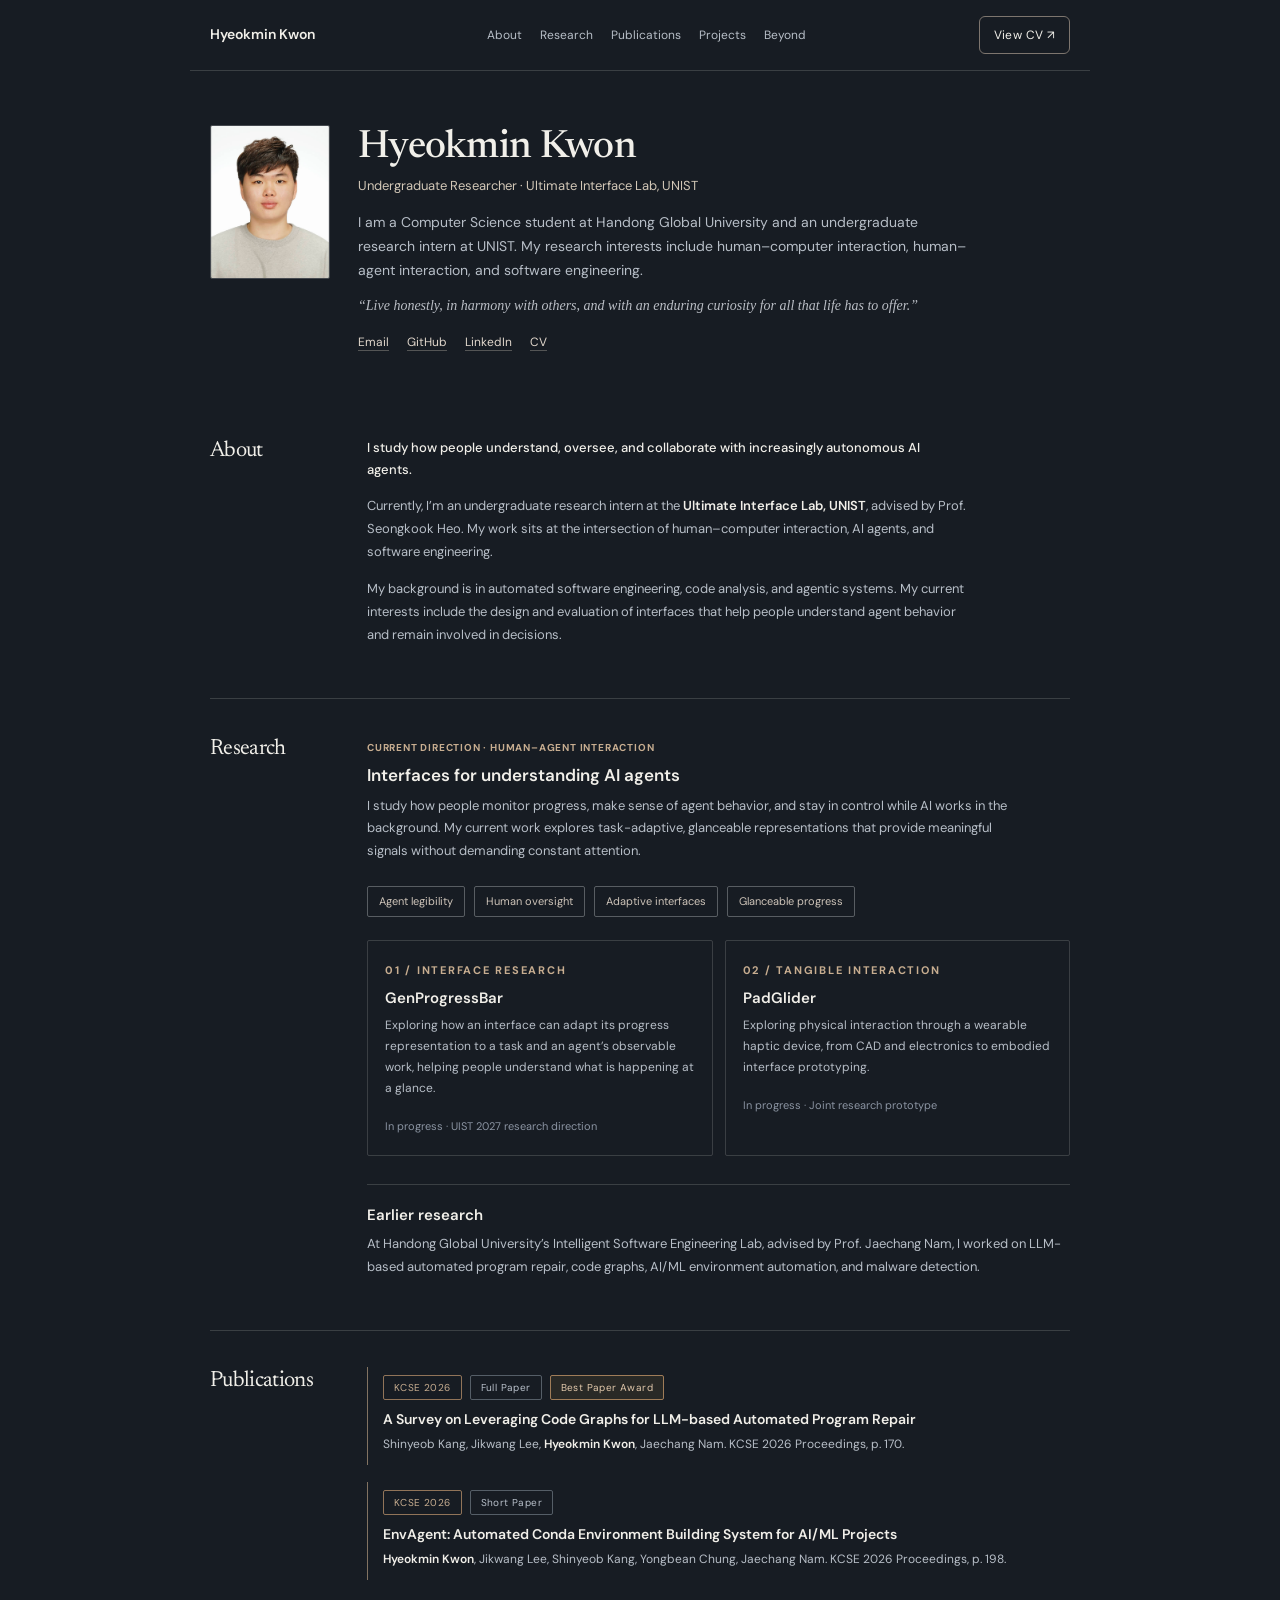
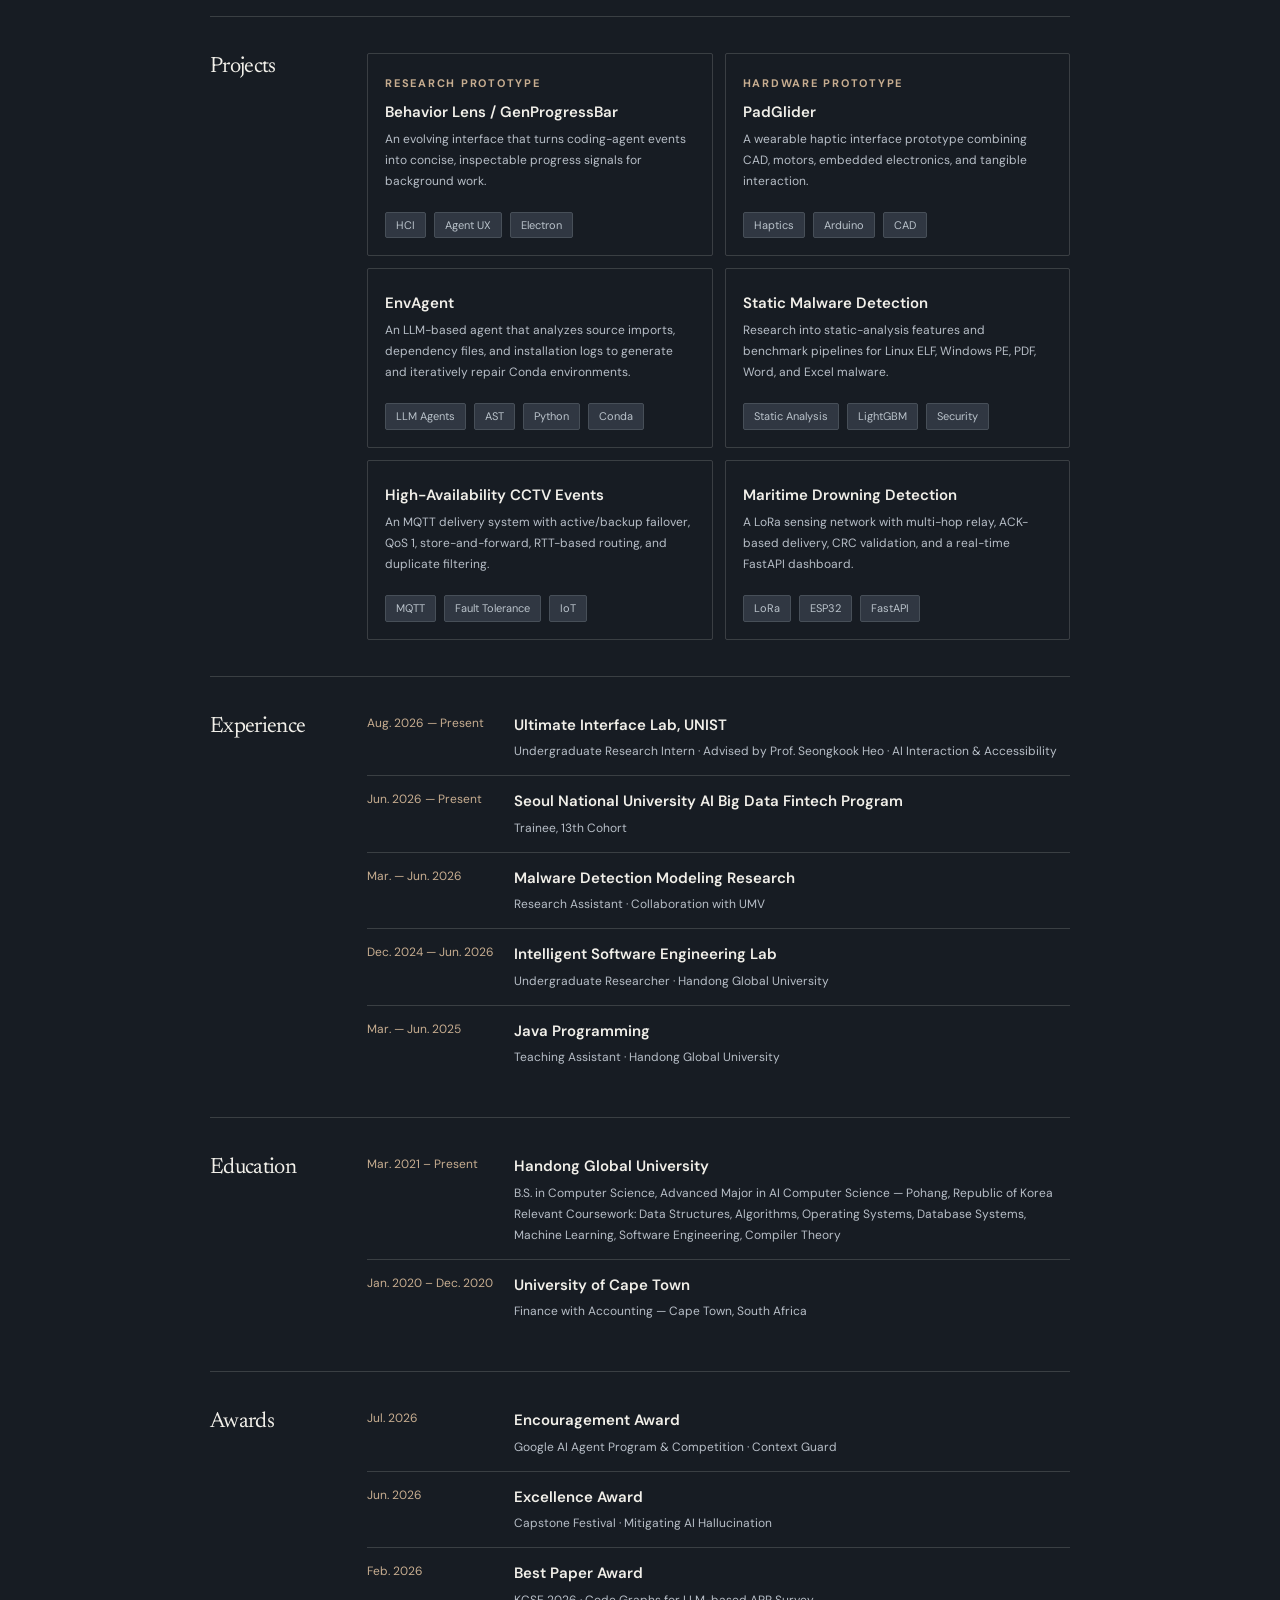
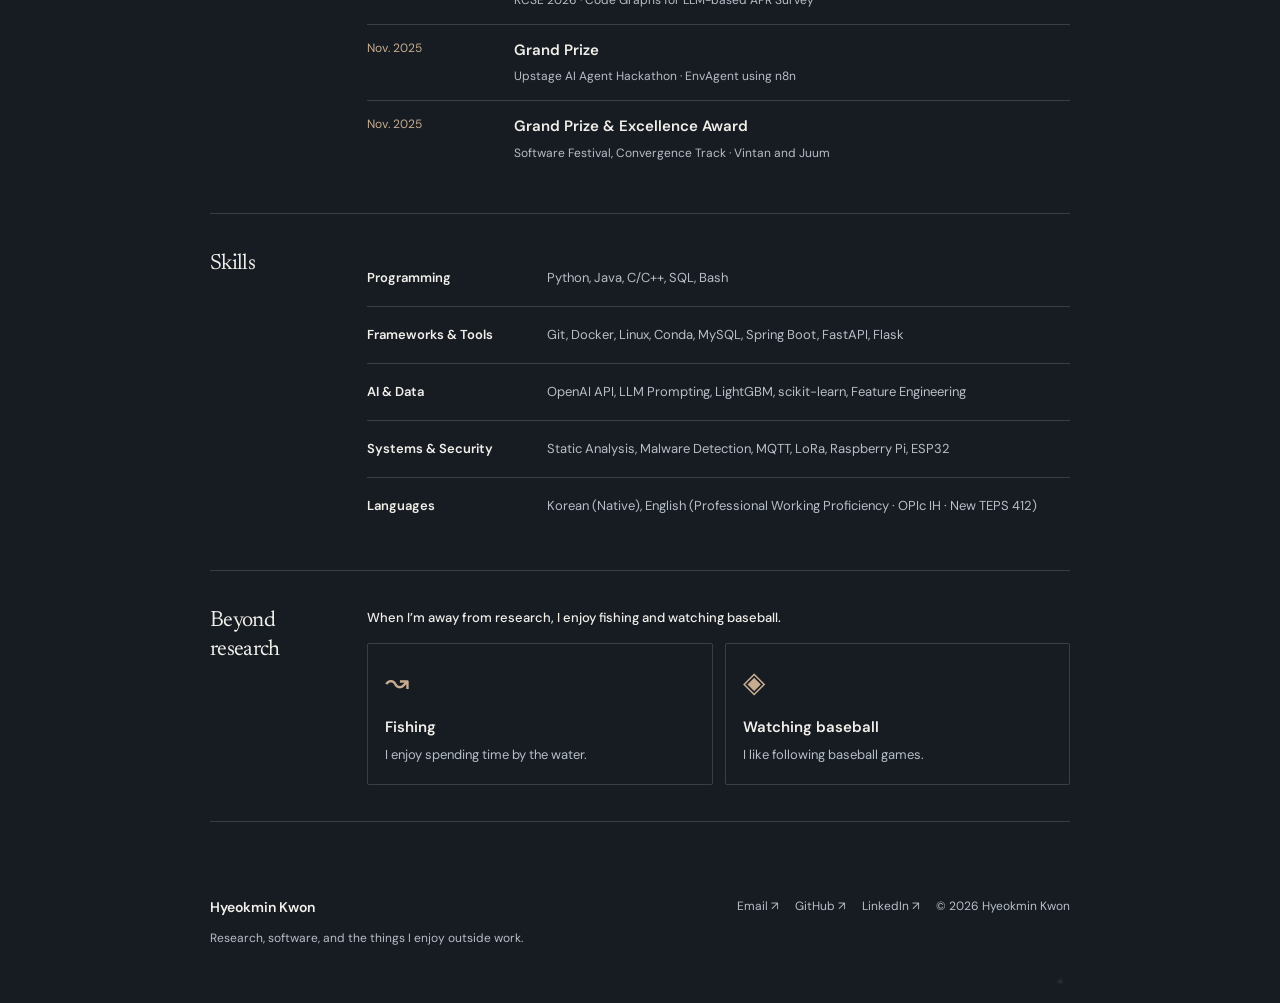
<file: index.html>
<!doctype html><html lang="en"><head><meta charset="utf-8"><meta name="viewport" content="width=device-width, initial-scale=1"><meta name="theme-color" content="#181e29"><meta name="description" content="Hyeokmin Kwon — Human–Agent Interaction, HCI, and AI systems research."><meta property="og:title" content="Hyeokmin Kwon — Research & Work"><meta property="og:description" content="Exploring how humans understand and collaborate with AI agents."><meta property="og:type" content="website"><title>Hyeokmin Kwon — Research & Work</title><link rel="preconnect" href="https://fonts.googleapis.com"><link rel="preconnect" href="https://fonts.gstatic.com" crossorigin><link href="https://fonts.googleapis.com/css2?family=DM+Sans:wght@400;500;600;700&family=Manrope:wght@400;500;600;700;800&family=Newsreader:opsz,wght@6..72,400;6..72,500;6..72,600&display=swap" rel="stylesheet"><link rel="stylesheet" href="style.css"><script defer src="script.js"></script></head><body><a class="skip-link" href="#about">Skip to main content</a><header class="topbar"><a href="#top" class="wordmark" aria-label="Hyeokmin Kwon home"><span>Hyeokmin Kwon</span></a><nav aria-label="Main navigation"><a href="#about">About</a><a href="#research">Research</a><a href="#publications">Publications</a><a href="#projects">Projects</a><a href="#beyond">Beyond</a></nav><a class="nav-cv" href="HyeokminKwon_CV.pdf" target="_blank" rel="noopener">View CV <span aria-hidden="true">↗</span></a></header><div class="site-shell" id="top"><section class="hero" aria-labelledby="name-heading">
  <div class="hero-aside"><img class="profile-photo" src="my_photo.jpg" alt="Hyeokmin Kwon" width="120" height="154"></div>
  <div class="hero-main">
    <h1 id="name-heading">Hyeokmin Kwon</h1>
    <p class="affiliation">Undergraduate Researcher · Ultimate Interface Lab, UNIST</p>
    <p class="hero-description">I am a Computer Science student at Handong Global University and an undergraduate research intern at UNIST. My research interests include human–computer interaction, human–agent interaction, and software engineering.</p>
    <p class="hero-quote">“Live honestly, in harmony with others, and with an enduring curiosity for all that life has to offer.”</p>
    <div class="hero-links"><a href="mailto:hyeokkiyaa@gmail.com">Email</a><a href="https://github.com/hyeokkiyaa" target="_blank" rel="noopener noreferrer">GitHub</a><a href="https://www.linkedin.com/in/hyeokkiyaa/" target="_blank" rel="noopener noreferrer">LinkedIn</a><a href="HyeokminKwon_CV.pdf" target="_blank" rel="noopener">CV</a></div>
  </div>
</section><main id="main"><section id="about">
<h2 class="section-title">About</h2>
<div class="content"><p class="lead">I study how people understand, oversee, and collaborate with increasingly autonomous AI agents.</p><p>Currently, I’m an undergraduate research intern at the <strong>Ultimate Interface Lab, UNIST</strong>, advised by Prof. Seongkook Heo. My work sits at the intersection of human–computer interaction, AI agents, and software engineering.</p><p>My background is in automated software engineering, code analysis, and agentic systems. My current interests include the design and evaluation of interfaces that help people understand agent behavior and remain involved in decisions.</p></div>
</section>
<section id="research">
<h2 class="section-title">Research</h2>
<div class="content research-layout"><div class="featured-research"><span class="eyebrow">CURRENT DIRECTION · HUMAN–AGENT INTERACTION</span><h3>Interfaces for understanding AI agents</h3><p>I study how people monitor progress, make sense of agent behavior, and stay in control while AI works in the background. My current work explores task-adaptive, glanceable representations that provide meaningful signals without demanding constant attention.</p><div class="topic-list"><span>Agent legibility</span><span>Human oversight</span><span>Adaptive interfaces</span><span>Glanceable progress</span></div></div><div class="research-duo"><article><span class="mini-index">01 / INTERFACE RESEARCH</span><h3>GenProgressBar</h3><p>Exploring how an interface can adapt its progress representation to a task and an agent’s observable work, helping people understand what is happening at a glance.</p><span class="small-muted">In progress · UIST 2027 research direction</span></article><article><span class="mini-index">02 / TANGIBLE INTERACTION</span><h3>PadGlider</h3><p>Exploring physical interaction through a wearable haptic device, from CAD and electronics to embodied interface prototyping.</p><span class="small-muted">In progress · Joint research prototype</span></article></div><div class="research-history"><h3>Earlier research</h3><p>At Handong Global University’s Intelligent Software Engineering Lab, advised by Prof. Jaechang Nam, I worked on LLM-based automated program repair, code graphs, AI/ML environment automation, and malware detection.</p></div></div>
</section>
<section id="publications">
<h2 class="section-title">Publications</h2>
<div class="content list">
<article class="item">
<div class="item-tags">
<span class="pill pill-venue">KCSE 2026</span>
<span class="pill pill-type">Full Paper</span>
<span class="pill pill-award">Best Paper Award</span>
</div>
<h3>A Survey on Leveraging Code Graphs for LLM-based Automated Program Repair</h3>
<p>Shinyeob Kang, Jikwang Lee, <strong>Hyeokmin Kwon</strong>, Jaechang Nam. KCSE 2026 Proceedings, p. 170.</p>
</article>
<article class="item">
<div class="item-tags">
<span class="pill pill-venue">KCSE 2026</span>
<span class="pill pill-type">Short Paper</span>
</div>
<h3>EnvAgent: Automated Conda Environment Building System for AI/ML Projects</h3>
<p><strong>Hyeokmin Kwon</strong>, Jikwang Lee, Shinyeob Kang, Yongbean Chung, Jaechang Nam. KCSE 2026 Proceedings, p. 198.</p>
</article>
</div>
</section>
<section id="projects">
<h2 class="section-title">Projects</h2>
<div class="content project-grid"><article class="project"><span class="mini-index">RESEARCH PROTOTYPE</span><h3>Behavior Lens / GenProgressBar</h3><p>An evolving interface that turns coding-agent events into concise, inspectable progress signals for background work.</p><div class="tags"><span class="tag">HCI</span><span class="tag">Agent UX</span><span class="tag">Electron</span></div></article><article class="project"><span class="mini-index">HARDWARE PROTOTYPE</span><h3>PadGlider</h3><p>A wearable haptic interface prototype combining CAD, motors, embedded electronics, and tangible interaction.</p><div class="tags"><span class="tag">Haptics</span><span class="tag">Arduino</span><span class="tag">CAD</span></div></article>
<article class="project">
<h3>EnvAgent</h3>
<p>An LLM-based agent that analyzes source imports, dependency files, and installation logs to generate and iteratively repair Conda environments.</p>
<div class="tags"><span class="tag">LLM Agents</span><span class="tag">AST</span><span class="tag">Python</span><span class="tag">Conda</span></div>
</article>
<article class="project">
<h3>Static Malware Detection</h3>
<p>Research into static-analysis features and benchmark pipelines for Linux ELF, Windows PE, PDF, Word, and Excel malware.</p>
<div class="tags"><span class="tag">Static Analysis</span><span class="tag">LightGBM</span><span class="tag">Security</span></div>
</article>
<article class="project">
<h3>High-Availability CCTV Events</h3>
<p>An MQTT delivery system with active/backup failover, QoS 1, store-and-forward, RTT-based routing, and duplicate filtering.</p>
<div class="tags"><span class="tag">MQTT</span><span class="tag">Fault Tolerance</span><span class="tag">IoT</span></div>
</article>
<article class="project">
<h3>Maritime Drowning Detection</h3>
<p>A LoRa sensing network with multi-hop relay, ACK-based delivery, CRC validation, and a real-time FastAPI dashboard.</p>
<div class="tags"><span class="tag">LoRa</span><span class="tag">ESP32</span><span class="tag">FastAPI</span></div>
</article>
</div>
</section>
<section id="experience">
<h2 class="section-title">Experience</h2>
<div class="content timeline">
<div class="timeline-row"><span class="date">Aug. 2026 — Present</span><div><h3>Ultimate Interface Lab, UNIST</h3><p>Undergraduate Research Intern · Advised by Prof. Seongkook Heo · AI Interaction &amp; Accessibility</p></div></div>
<div class="timeline-row"><span class="date">Jun. 2026 — Present</span><div><h3>Seoul National University AI Big Data Fintech Program</h3><p>Trainee, 13th Cohort</p></div></div>
<div class="timeline-row"><span class="date">Mar. — Jun. 2026</span><div><h3>Malware Detection Modeling Research</h3><p>Research Assistant · Collaboration with UMV</p></div></div>
<div class="timeline-row"><span class="date">Dec. 2024 — Jun. 2026</span><div><h3>Intelligent Software Engineering Lab</h3><p>Undergraduate Researcher · Handong Global University</p></div></div>
<div class="timeline-row"><span class="date">Mar. — Jun. 2025</span><div><h3>Java Programming</h3><p>Teaching Assistant · Handong Global University</p></div></div>
</div>
</section>
<section id="education">
<h2 class="section-title">Education</h2>
<div class="content timeline">
<div class="timeline-row">
<span class="date">Mar. 2021 – Present</span>
<div>
<h3>Handong Global University</h3>
<p>B.S. in Computer Science, Advanced Major in AI Computer Science — Pohang, Republic of Korea</p>
<p class="coursework">Relevant Coursework: Data Structures, Algorithms, Operating Systems, Database Systems, Machine Learning, Software Engineering, Compiler Theory</p>
</div>
</div>
<div class="timeline-row">
<span class="date">Jan. 2020 – Dec. 2020</span>
<div>
<h3>University of Cape Town</h3>
<p>Finance with Accounting — Cape Town, South Africa</p>
</div>
</div>
</div>
</section>
<section id="awards">
<h2 class="section-title">Awards</h2>
<div class="content timeline">
<div class="timeline-row"><span class="date">Jul. 2026</span><div><h3>Encouragement Award</h3><p>Google AI Agent Program &amp; Competition · Context Guard</p></div></div>
<div class="timeline-row"><span class="date">Jun. 2026</span><div><h3>Excellence Award</h3><p>Capstone Festival · Mitigating AI Hallucination</p></div></div>
<div class="timeline-row"><span class="date">Feb. 2026</span><div><h3>Best Paper Award</h3><p>KCSE 2026 · Code Graphs for LLM-based APR Survey</p></div></div>
<div class="timeline-row"><span class="date">Nov. 2025</span><div><h3>Grand Prize</h3><p>Upstage AI Agent Hackathon · EnvAgent using n8n</p></div></div>
<div class="timeline-row"><span class="date">Nov. 2025</span><div><h3>Grand Prize &amp; Excellence Award</h3><p>Software Festival, Convergence Track · Vintan and Juum</p></div></div>
</div>
</section>
<section id="skills">
<h2 class="section-title">Skills</h2>
<div class="content skill-list">
<div class="skill-row"><strong>Programming</strong><span>Python, Java, C/C++, SQL, Bash</span></div>
<div class="skill-row"><strong>Frameworks &amp; Tools</strong><span>Git, Docker, Linux, Conda, MySQL, Spring Boot, FastAPI, Flask</span></div>
<div class="skill-row"><strong>AI &amp; Data</strong><span>OpenAI API, LLM Prompting, LightGBM, scikit-learn, Feature Engineering</span></div>
<div class="skill-row"><strong>Systems &amp; Security</strong><span>Static Analysis, Malware Detection, MQTT, LoRa, Raspberry Pi, ESP32</span></div>
<div class="skill-row"><strong>Languages</strong><span>Korean (Native), English (Professional Working Proficiency · OPIc IH · New TEPS 412)</span></div>
</div>
</section><section id="beyond" class="beyond-section"><h2 class="section-title">Beyond research</h2><div class="content"><p class="lead">When I’m away from research, I enjoy fishing and watching baseball.</p><div class="hobby-grid"><article><span class="hobby-symbol" aria-hidden="true">↝</span><h3>Fishing</h3><p>I enjoy spending time by the water.</p></article><article><span class="hobby-symbol" aria-hidden="true">◈</span><h3>Watching baseball</h3><p>I like following baseball games.</p></article></div></div></section></main><footer class="site-footer"><div><span class="footer-name">Hyeokmin Kwon<span class="footer-dot">.</span></span><p>Research, software, and the things I enjoy outside work.</p></div><div class="footer-right"><a href="mailto:hyeokkiyaa@gmail.com">Email ↗</a><a href="https://github.com/hyeokkiyaa" target="_blank" rel="noopener">GitHub ↗</a><a href="https://www.linkedin.com/in/hyeokkiyaa/" target="_blank" rel="noopener noreferrer">LinkedIn ↗</a><span>© 2026 Hyeokmin Kwon</span></div><button type="button" id="hidden-spark" class="hidden-spark" aria-label="A little star" title="a little star">✳</button></footer></div></body></html>
</file>
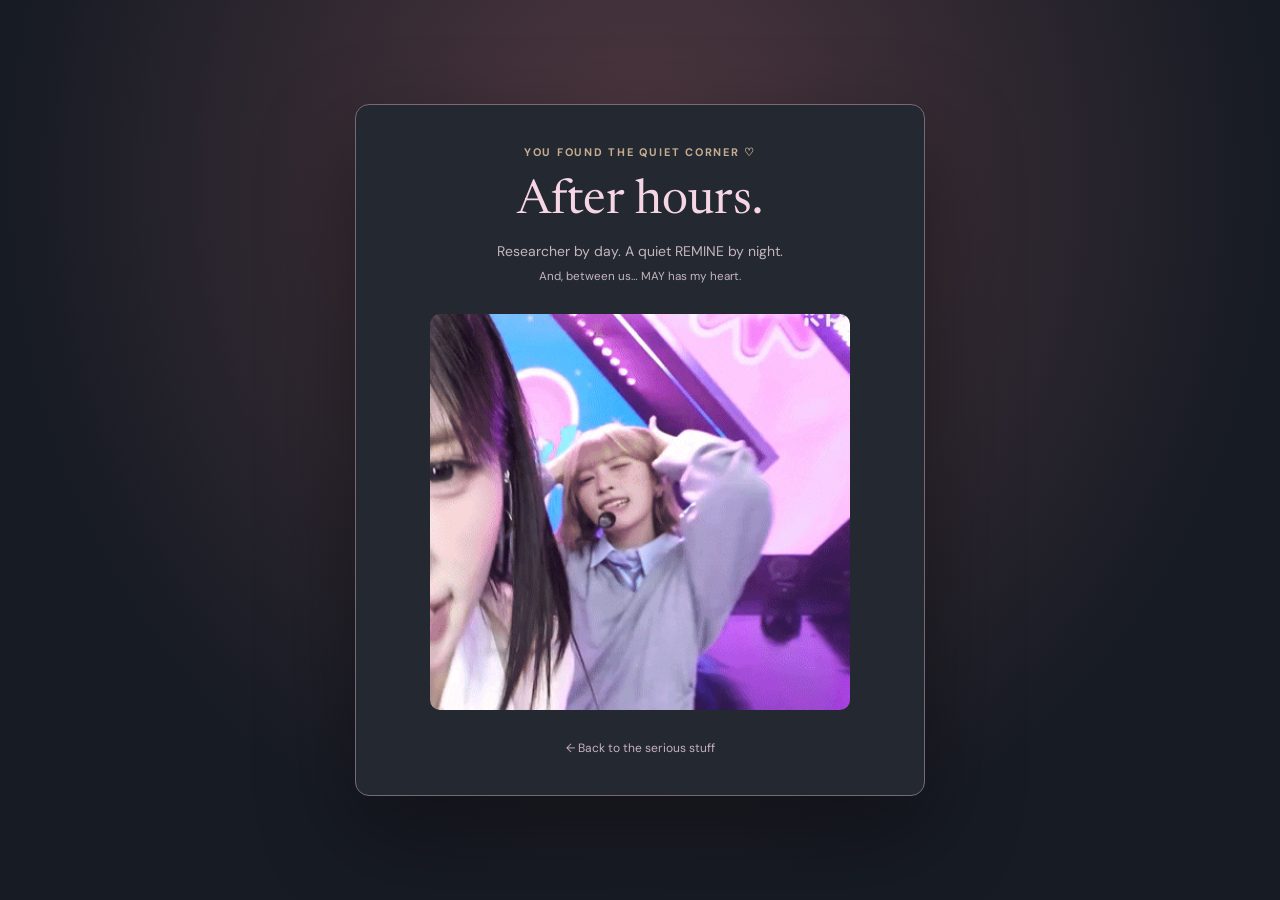
<file: after-hours.html>
<!doctype html><html lang="en"><head><meta charset="utf-8"><meta name="viewport" content="width=device-width, initial-scale=1"><meta name="robots" content="noindex,nofollow"><title>After Hours · Hyeokmin</title><link rel="preconnect" href="https://fonts.googleapis.com"><link href="https://fonts.googleapis.com/css2?family=DM+Sans:wght@400;500;600&family=Newsreader:opsz,wght@6..72,400;6..72,500&display=swap" rel="stylesheet"><link rel="stylesheet" href="style.css"></head><body class="secret-page"><main class="secret-card"><span class="eyebrow">YOU FOUND THE QUIET CORNER ♡</span><h1>After hours.</h1><p>Researcher by day. A quiet REMINE by night.<br><small>And, between us… MAY has my heart.</small></p><img src="may.gif" alt="A little secret for MAY fans" loading="eager"><a href="index.html">← Back to the serious stuff</a></main></body></html>
</file>
<file: style.css>
:root{--bg:#151b25;--panel:#222b38;--panel2:#293240;--text:#f4eee5;--muted:#adb6c4;--gold:#d8ae7c;--line:rgba(242,232,216,.14);--max:1120px}*{box-sizing:border-box}html{scroll-behavior:smooth}body{margin:0;color:var(--text);background:var(--bg);font:15px/1.8 'DM Sans',sans-serif}::selection{background:#b8815f;color:#fff}a{color:inherit;text-decoration:none}a:hover{color:var(--gold)}a:focus-visible,button:focus-visible{outline:2px solid var(--gold);outline-offset:5px}img{max-width:100%;display:block}.skip-link{position:absolute;top:-100px;left:12px;z-index:50;background:white;color:black;padding:10px}.skip-link:focus{top:12px}.topbar{position:sticky;top:0;z-index:30;display:flex;align-items:center;justify-content:space-between;gap:24px;padding:17px max(28px,calc((100vw - var(--max))/2));background:rgba(21,27,37,.91);border-bottom:1px solid var(--line);backdrop-filter:blur(24px)}.wordmark{display:flex;align-items:center;gap:12px;white-space:nowrap;font-weight:700;letter-spacing:-.02em}.logo-mark{display:grid;place-items:center;width:36px;height:36px;background:var(--gold);color:#1d222b;border-radius:9px;font-family:Newsreader,serif;font-size:22px}.topbar nav{display:flex;gap:25px;font-size:13px;color:var(--muted)}.nav-cv{font-size:12px;letter-spacing:.03em;padding:8px 14px;border:1px solid #7d756e;border-radius:6px;white-space:nowrap}.site-shell{position:relative;overflow:hidden}.ambient{position:absolute;z-index:-1;pointer-events:none;filter:blur(60px);border-radius:50%}.ambient-one{width:560px;height:470px;top:50px;right:-150px;background:radial-gradient(ellipse,#73514355,transparent 70%)}.ambient-two{width:500px;height:350px;top:1000px;left:-270px;background:radial-gradient(ellipse,#273b5655,transparent 70%)}.hero{max-width:var(--max);margin:auto;padding:112px 0 100px;display:grid;grid-template-columns:1.45fr .8fr;gap:100px;align-items:center}.hero-topline{display:inline-flex;align-items:center;gap:10px;border:1px solid #535e62;background:#22313a;padding:6px 13px;border-radius:100px;color:#d9e0dd;font-size:12px}.dot{width:7px;height:7px;background:#9fc8ab;border-radius:50%;box-shadow:0 0 0 4px #9fc8ab22}.hero-kicker,.eyebrow,.mini-index,.section-intro{font-size:11px;font-weight:700;letter-spacing:.16em;color:var(--gold)}.hero-kicker{margin:33px 0 16px}.hero h1{font-family:'Newsreader',serif;font-size:clamp(58px,6vw,88px);font-weight:400;line-height:1.04;letter-spacing:-.045em;margin:0 0 26px;max-width:650px}.hero h1 em{color:var(--gold);font-weight:400}.hero-description{font-size:16px;color:#c5c7ce;max-width:540px;line-height:1.95}.hero-actions{display:flex;align-items:center;gap:27px;margin-top:36px}.primary-link{background:var(--gold);color:#1d252c;padding:13px 20px;border-radius:7px;font-weight:700;font-size:13px}.primary-link:hover{background:#f1c898;color:#1d252c}.text-link{font-size:13px;font-weight:700}.hero-links{display:flex;gap:24px;margin-top:50px;font-size:12px;color:#a9aebb}.photo-outer{position:relative;border:1px solid #5b5653;padding:9px;background:#302f32;transform:rotate(2deg);box-shadow:20px 25px 70px #070c1180}.photo-outer img{width:100%;aspect-ratio:4/5;object-fit:cover;filter:saturate(.65) sepia(.09)}.photo-label{display:block;padding:12px 5px 4px;color:#d4c9bd;text-align:center;font-family:Newsreader,serif;font-style:italic;font-size:17px}.mini-note{display:flex;gap:16px;margin-top:35px;padding:17px 20px;border:1px solid var(--line);border-radius:10px;color:#bfc7d0;font-size:12px;background:#1f2731;line-height:1.8}.mini-note strong{color:var(--text);font-weight:600}.note-icon{color:var(--gold);font-size:26px}.section-intro{max-width:var(--max);margin:auto;display:flex;justify-content:space-between;gap:12px;padding:17px 0;border-top:1px solid var(--line);border-bottom:1px solid var(--line)}main{max-width:var(--max);margin:auto;padding-bottom:110px}main section{display:grid;grid-template-columns:220px minmax(0,1fr);gap:40px;padding:73px 0;border-bottom:1px solid var(--line);scroll-margin-top:76px}h2.section-title{font-family:Newsreader,serif;font-size:34px;font-weight:400;line-height:1.1;letter-spacing:-.03em;margin:0}main section .content{min-width:0}p{margin:0 0 15px;color:var(--muted)}.content>p{max-width:710px}.lead{font-family:Newsreader,serif;font-size:clamp(26px,3vw,37px);line-height:1.3;letter-spacing:-.025em;color:var(--text);margin-bottom:20px}strong{color:var(--text);font-weight:600}.featured-research{background:linear-gradient(135deg,#2c333b,#252b36);border:1px solid #5b5046;border-radius:12px;padding:34px;margin-bottom:18px}.featured-research h3{font:400 37px/1.2 Newsreader,serif;margin:18px 0}.featured-research p{max-width:650px}.topic-list{display:flex;flex-wrap:wrap;gap:9px;margin-top:23px}.topic-list span,.tag{border:1px solid #585d62;padding:5px 11px;border-radius:100px;font-size:11px;color:#cec4b9}.research-duo,.project-grid,.hobby-grid{display:grid;grid-template-columns:repeat(2,minmax(0,1fr));gap:16px}.research-duo article,.project,.hobby-grid article{padding:25px;border:1px solid var(--line);background:#1e2631;border-radius:10px;transition:background .2s,transform .2s}.research-duo article:hover,.project:hover,.hobby-grid article:hover{background:#293240;transform:translateY(-3px)}.research-duo h3,.project h3,.hobby-grid h3{font:400 25px Newsreader,serif;margin:12px 0}.research-duo p,.project p{font-size:13px}.small-muted{color:#8b94a2;font-size:11px}.research-history{margin-top:28px;padding-top:20px;border-top:1px solid var(--line)}.research-history h3{font:400 23px Newsreader,serif;margin:0 0 8px}.list{display:grid;gap:17px}.item{border-left:2px solid #a68161;background:#202833;padding:20px 24px;border-radius:0 9px 9px 0}.item-tags,.tags{display:flex;gap:8px;flex-wrap:wrap}.pill{border:1px solid #555e67;border-radius:100px;color:#b8c0ca;font-size:10px;letter-spacing:.04em;padding:3px 10px}.pill-venue{color:var(--gold);border-color:#917459}.pill-award{color:#e2c9ac;border-color:#9f7c58;background:#a4813e20}.item h3{font:400 23px/1.35 Newsreader,serif;margin:13px 0 8px}.item p{font-size:12px;margin:0}.project-grid{gap:15px}.project{min-height:195px}.project .tags{margin-top:20px}.tag{border-color:#474f58;background:#303742;color:#bac3cb;padding:3px 10px}.timeline{display:grid}.timeline-row{display:grid;grid-template-columns:175px 1fr;gap:18px;padding:19px 0;border-bottom:1px solid var(--line)}.timeline-row:first-child{padding-top:0}.timeline-row:last-child{border-bottom:0}.date{color:var(--gold);font-size:12px}.timeline-row h3{font-size:15px;font-weight:600;margin:0 0 3px}.timeline-row p{font-size:12px;margin:0}.skill-list{display:grid;gap:0}.skill-row{display:grid;grid-template-columns:160px 1fr;gap:20px;padding:17px 0;border-bottom:1px solid var(--line);font-size:13px}.skill-row:last-child{border-bottom:0}.skill-row span{color:var(--muted)}.hobby-grid article{min-height:177px}.hobby-grid h3{margin:12px 0}.hobby-grid p{font-size:13px;margin:0}.hobby-symbol{font-family:Newsreader,serif;color:var(--gold);font-size:29px}.personal-footnote{margin-top:24px;opacity:.7}.site-footer{max-width:var(--max);margin:auto;display:flex;justify-content:space-between;gap:30px;padding:15px 0 65px;position:relative}.footer-name{font:400 34px Newsreader,serif}.footer-dot{color:var(--gold)}.site-footer p{font-size:12px;margin-top:8px}.footer-right{display:flex;align-items:flex-start;gap:25px;font-size:12px;color:var(--muted)}.hidden-spark{position:absolute;right:0;bottom:15px;background:none;border:0;color:#505663;font-size:10px;cursor:pointer;opacity:.45;transition:opacity .2s}.hidden-spark:hover{opacity:.8}.secret-page{min-height:100vh;display:flex;align-items:center;justify-content:center;background:radial-gradient(ellipse at 50% 20%,#503841,#171b24 70%);padding:25px}.secret-card{text-align:center;width:min(100%,570px);background:#232831;border:1px solid #786978;padding:35px;border-radius:14px;box-shadow:0 35px 95px #0006}.secret-card h1{font:400 48px Newsreader,serif;color:#f6d6e4;margin:14px 0}.secret-card p{color:#c5b5be}.secret-card img{width:min(100%,420px);margin:26px auto;border-radius:10px}.secret-card a{font-size:12px;color:#c7b2be}@media(max-width:1160px){.hero,main,.section-intro,.site-footer{margin-left:30px;margin-right:30px}.hero{gap:55px}.topbar{padding-left:30px;padding-right:30px}}@media(max-width:760px){.topbar{padding:12px 18px}.topbar nav{display:none}.nav-cv{font-size:11px}.hero{display:flex;flex-direction:column-reverse;align-items:stretch;gap:36px;margin:0 22px;padding:42px 0 58px}.hero-aside{width:min(70%,290px);margin:auto}.photo-outer{transform:rotate(1deg)}.hero h1{font-size:clamp(52px,11vw,72px)}.hero-links{flex-wrap:wrap;gap:12px 22px;margin-top:35px}.hero-actions{flex-wrap:wrap}.section-intro{margin:0 22px;font-size:9px}.site-footer,main{margin-left:22px;margin-right:22px}main section{display:block;padding:52px 0}h2.section-title{margin-bottom:24px}.research-duo,.project-grid,.hobby-grid{grid-template-columns:1fr}.featured-research{padding:24px}.featured-research h3{font-size:32px}.timeline-row{grid-template-columns:1fr;gap:6px}.skill-row{grid-template-columns:1fr;gap:5px}.site-footer{flex-direction:column}.footer-right{flex-wrap:wrap}}@media(prefers-reduced-motion:reduce){html{scroll-behavior:auto}*{transition:none!important}}

/* Revision: restrained academic personal site; a small, unframed headshot. */
:root{--bg:#171c23;--panel:#232a33;--panel2:#282f38;--gold:#c7ad90;--line:rgba(242,232,216,.12)}
body{font-size:15px;line-height:1.75}
.topbar{background:rgba(23,28,35,.96);backdrop-filter:blur(12px)}
.logo-mark{background:transparent;color:var(--text);border:1px solid var(--line);border-radius:4px;font-size:19px}
.hero{grid-template-columns:minmax(0,1fr) 160px;gap:72px;padding-top:100px;padding-bottom:88px;align-items:center}
.hero-main{min-width:0}
.hero h1{font-size:clamp(48px,5.4vw,74px);letter-spacing:-.035em;line-height:1.08;margin-bottom:22px;max-width:650px}
.hero-kicker{margin:22px 0 12px;letter-spacing:.11em}
.hero-description{max-width:600px;line-height:1.8;font-size:16px}
.hero-aside{width:160px;align-self:center}
.photo-outer{width:160px;padding:0;background:transparent;border:1px solid rgba(255,255,255,.18);box-shadow:none;transform:none;border-radius:3px;overflow:hidden}
.photo-outer img{width:100%;height:208px;aspect-ratio:auto;object-fit:cover;object-position:center 24%;filter:none}
.photo-label,.mini-note{display:none}
.hero-actions{margin-top:29px;gap:26px}
.primary-link{border-radius:4px;padding:10px 16px;font-weight:600}
.hero-links{margin-top:31px;flex-wrap:wrap;gap:13px 23px}
.hero-topline{border:0;background:none;padding:0;font-size:12px;color:var(--muted)}
.dot{box-shadow:none;width:6px;height:6px}
.featured-research{background:#202630;border-color:var(--line);border-radius:5px;padding:28px}
.research-duo article,.project,.hobby-grid article{border-radius:5px;background:#1c232c;transition:background .2s}
.research-duo article:hover,.project:hover,.hobby-grid article:hover{transform:none}
.topic-list span,.tag,.pill{border-radius:4px}
.item{background:transparent;border-radius:0;border-left:1px solid var(--gold)}
.section-intro{display:none}
main section{padding:60px 0}
@media(max-width:760px){
.hero{display:grid;grid-template-columns:minmax(0,1fr) 104px;gap:17px;margin:0 22px;padding:48px 0 52px;align-items:start}
.hero-main{grid-column:1;grid-row:1}
.hero-aside{grid-column:2;grid-row:1;width:104px;margin:10px 0 0}
.photo-outer{width:104px;transform:none}
.photo-outer img{height:134px}
.hero h1{font-size:clamp(39px,8vw,60px)}
.hero-topline{font-size:10px}
.hero-kicker{font-size:9px;margin-top:23px}
.hero-description{font-size:14px}
.hero-actions{gap:18px}
.hero-links{gap:10px 18px}
}
@media(max-width:430px){.hero{grid-template-columns:minmax(0,1fr) 82px;gap:10px}.hero-aside,.photo-outer{width:82px}.photo-outer img{height:110px}.hero h1{font-size:39px}.hero-topline{max-width:190px}}


/* Academic homepage refresh — compact, text-led, and deliberately understated. */
:root{--max:860px;--bg:#171c23;--text:#f1efe9;--muted:#b7bec7;--line:rgba(241,239,233,.16);--gold:#c7ad90}
body{background:#171c23;font-size:14px;line-height:1.7}
.topbar{max-width:900px;margin:0 auto;padding:16px 20px;background:transparent;border-bottom:1px solid var(--line);backdrop-filter:none;position:static}
.wordmark{font-size:14px;font-weight:600;letter-spacing:0}.topbar nav{gap:18px}.topbar nav a,.nav-cv{font-size:12px}
.site-shell{max-width:900px;margin:0 auto;padding:0 20px}
.hero{max-width:860px;margin:0 auto;display:flex;flex-direction:row;gap:28px;align-items:flex-start;padding:54px 0 48px;min-height:0}
.hero-aside{order:0;width:120px;min-width:120px;max-width:120px;margin:0;align-self:flex-start}
.profile-photo{display:block;width:120px;height:154px;object-fit:cover;object-position:center 20%;border-radius:2px;border:1px solid rgba(255,255,255,.2);filter:none}
.hero-main{order:1;max-width:630px;min-width:0}
.hero h1{font-family:'Newsreader',Georgia,serif;font-size:clamp(30px,3.5vw,39px);font-weight:500;letter-spacing:-.018em;line-height:1.15;margin:1px 0 4px;max-width:none}
.affiliation{font-size:13px;color:#d2c7b7;margin:0 0 14px}
.hero-description{max-width:610px;font-size:14px;line-height:1.7;margin:0 0 12px;color:var(--muted)}
.hero-quote{font:italic 14px/1.6 Georgia,serif;color:#b9bdc4;margin:0 0 15px}
.hero-links{margin:0;display:flex;gap:18px;flex-wrap:wrap;font-size:12px;color:#e0d6cb}
.hero-links a{text-decoration:underline;text-underline-offset:4px;text-decoration-color:rgba(224,214,203,.3)}
main{max-width:860px;margin:0 auto;padding-bottom:50px}
main section{display:grid;grid-template-columns:130px minmax(0,1fr);gap:27px;padding:36px 0;scroll-margin-top:22px}
h2.section-title{font-size:22px;line-height:1.3;margin:0}
.lead{font-family:inherit;font-size:15px;line-height:1.75;letter-spacing:0;font-weight:500;margin:0 0 13px;color:var(--text)}
.content p{font-size:13px;line-height:1.75}.content>p{max-width:600px}
.featured-research{padding:0;background:transparent;border:0;margin:0 0 23px;border-radius:0}
.featured-research .eyebrow{font-size:10px;letter-spacing:.08em}
.featured-research h3{font-family:inherit;font-size:17px;font-weight:600;margin:7px 0 9px}
.research-duo,.project-grid,.hobby-grid{gap:12px}
.research-duo article,.project,.hobby-grid article{padding:17px;background:transparent;border:1px solid var(--line);border-radius:2px;min-height:0}
.research-duo article:hover,.project:hover,.hobby-grid article:hover{background:transparent;transform:none}
.research-duo h3,.project h3,.hobby-grid h3{font-family:inherit;font-size:15px;font-weight:600;margin:7px 0}
.research-history h3{font-family:inherit;font-size:15px;font-weight:600}
.item{padding:8px 0 10px 15px;background:transparent;border-left:1px solid #827362}
.item h3{font-family:inherit;font-size:14px;font-weight:600;line-height:1.5;margin:9px 0 4px}
.item p,.timeline-row p,.project p,.research-duo p{font-size:12px}
.timeline-row{grid-template-columns:135px 1fr;padding:13px 0;gap:12px}.date{font-size:12px}
.site-footer{max-width:860px;margin:0 auto;padding:24px 0 40px}.footer-name{font-family:inherit;font-size:14px;font-weight:600}.footer-dot{display:none}
.footer-right{gap:16px}
.topic-list span,.tag,.pill{border-radius:2px}
@media(max-width:760px){.topbar{margin:0 16px;padding:12px 0}.topbar nav{display:none}.site-shell{padding:0 16px}.hero{display:flex;flex-direction:row;align-items:flex-start;gap:15px;padding:35px 0 30px;margin:0}.hero-aside{width:90px;min-width:90px;max-width:90px;margin:0}.profile-photo{width:90px;height:116px}.hero h1{font-size:30px}.affiliation{font-size:11px;margin-bottom:10px}.hero-description,.hero-quote{font-size:12px}.hero-links{gap:9px 14px;font-size:11px}main{margin:0}main section{display:grid;grid-template-columns:1fr;gap:12px;padding:28px 0}h2.section-title{font-size:21px;margin:0}.lead{font-size:14px}.research-duo,.project-grid,.hobby-grid{grid-template-columns:1fr}.site-footer{margin:0}.timeline-row{grid-template-columns:1fr;gap:3px}}
@media(max-width:390px){.hero-aside{width:74px;min-width:74px;max-width:74px}.profile-photo{width:74px;height:98px}.hero{gap:12px}.hero h1{font-size:27px}}
</file>
